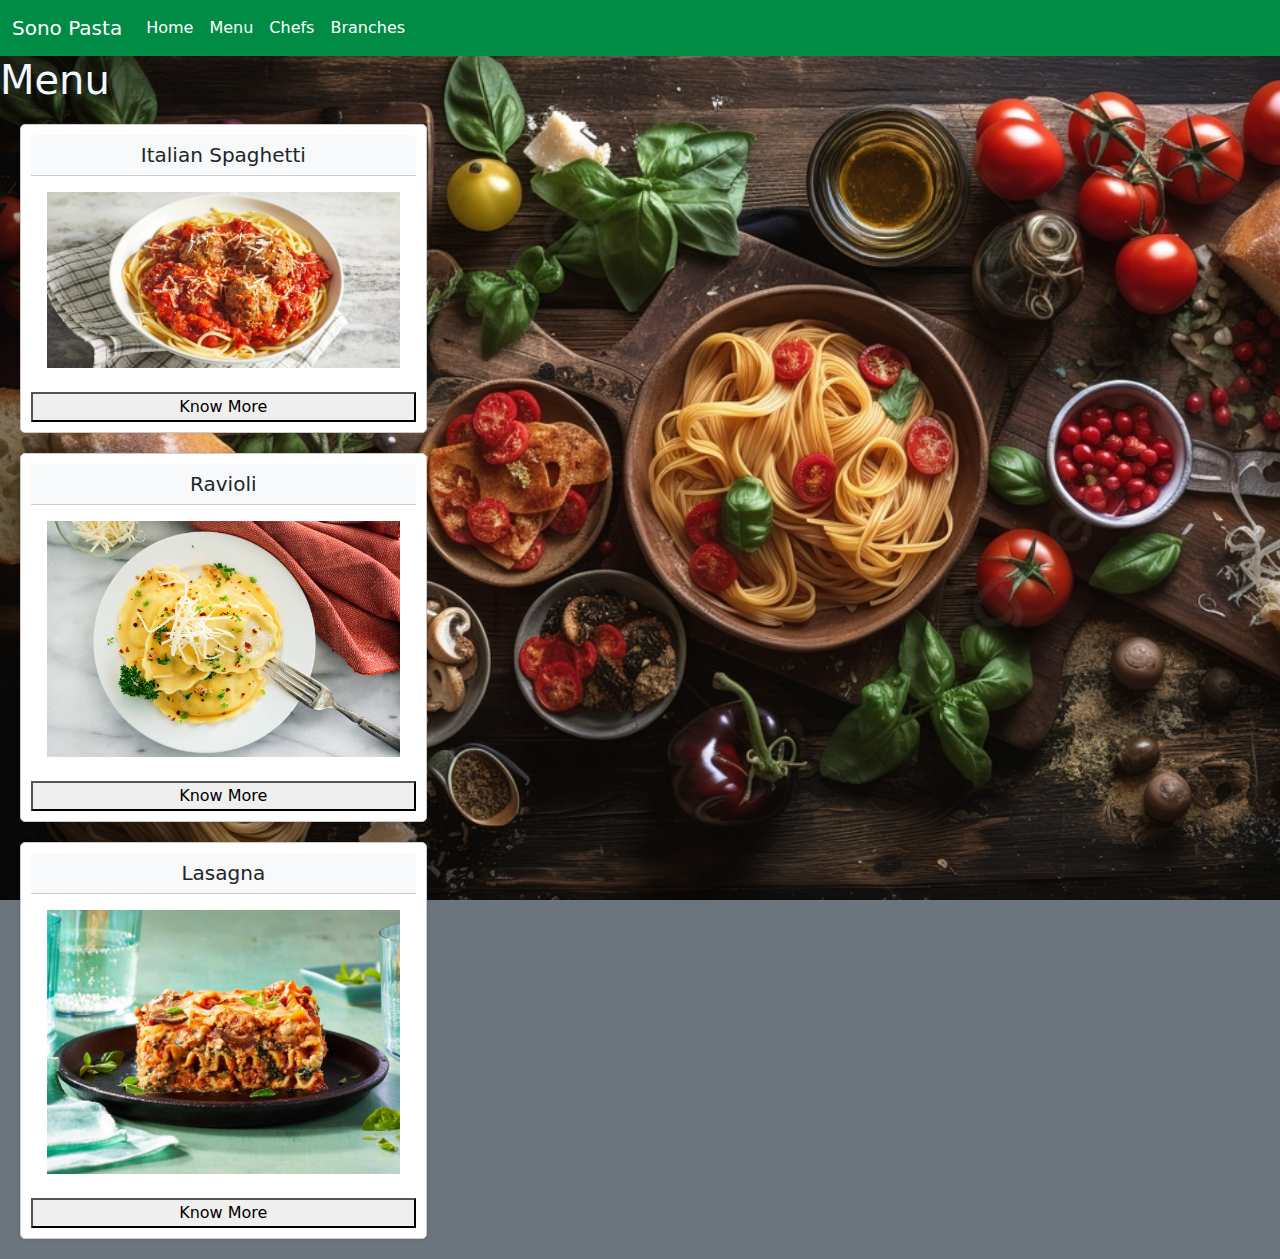
<file: menu.html>
<!DOCTYPE html>
<html lang="en">
<head>
    <meta charset="UTF-8">
    <meta name="viewport" content="width=device-width, initial-scale=1.0">
    <title>Document</title>
    <link href="https://cdn.jsdelivr.net/npm/bootstrap@5.3.0/dist/css/bootstrap.min.css" rel="stylesheet">
    <link rel="stylesheet" href="styles.css">
</head>
<body>
    <nav class="navbar navbar-expand-lg bg-body-tertiary">
        <div class="container-fluid">
          <a class="navbar-brand" href="#">Sono Pasta</a>
          <button class="navbar-toggler" type="button" data-bs-toggle="collapse" data-bs-target="#navbarNavAltMarkup" aria-controls="navbarNavAltMarkup" aria-expanded="false" aria-label="Toggle navigation">
            <span class="navbar-toggler-icon"></span>
          </button>
          <div class="collapse navbar-collapse" id="navbarNavAltMarkup">
            <div class="navbar-nav">
              <a class="nav-link active" aria-current="page" href="index.html">Home</a>
              <a class="nav-link" href="menu.html">Menu</a>
              <a class="nav-link" href="chef.html">Chefs</a>
              <a class="nav-link" href="branches.html">Branches</a>
            </div>
          </div>
        </div>
      </nav>
    
      <h1>Menu</h1>
      <div class="card">
        <h5 class="card-header"><center>Italian Spaghetti</center></h5>
        <div class="card-body">
           <h5 class="card-title"><img src="italianspag.jpg"></h5>
           <p class="card-text">Spaghetti with eggs, cheese, bacon, and black pepper</p>
        </div>
        <!-- index.html -->
<button onclick="togglePopup('popup1')">Know More</button>

<div id="popup1" class="popup" style="display: none;">
    <!-- Popup content -->
    <h2>This is a popup!</h2>
    <p>Lorem ipsum dolor sit amet, consectetur adipiscing elit.</p>
</div>

     </div>

     

     <div class="card">
        <h5 class="card-header"><center>Ravioli</center></h5>
        <div class="card-body">
           <h5 class="card-title"><img src="raviolipasta.jpg"></h5>
           <p class="card-text">Stuffed pasta with cheese or meat filling</p>
        </div>
        <!-- index.html -->
<button onclick="togglePopup('popup1')">Know More</button>

<div id="popup1" class="popup" style="display: none;">
    <!-- Popup content -->
    <h2>This is a popup!</h2>
    <p>Lorem ipsum dolor sit amet, consectetur adipiscing elit.</p>
</div>

     </div>

     <div class="card">
        <h5 class="card-header"><center>Lasagna</center></h5>
        <div class="card-body">
           <h5 class="card-title"><img src="lasagnadish.jpg"></h5>
           <p class="card-text">Baked pasta with layers of meat, cheese, and tomato sauce</p>
        </div>
        <!-- index.html -->
<button onclick="togglePopup('popup1')">Know More</button>

<div id="popup1" class="popup" style="display: none;">
    <!-- Popup content -->
    <h2>This is a popup!</h2>
    <p>Lorem ipsum dolor sit amet, consectetur adipiscing elit.</p>
</div>
     </div>


    <script src="https://cdn.jsdelivr.net/npm/bootstrap@5.3.0/dist/js/bootstrap.bundle.min.js"></script>
     <script src="script.js"></script>
</body>
</html>
</file>
<file: styles.css>
/* styles.css */

/* Navigation Bar Styles */
.navbar {
    background-color: #008C45 !important; /* Ferrari red color */
}

.navbar-brand,
.navbar-nav .nav-link {
    color: rgb(255, 255, 255) !important; /* Set text color to black */
}

.navbar-brand:hover,
.navbar-nav .nav-link:hover {
    color: #dc3545 !important; /* Set text color to yellow on hover */
}

body{
    background-color: #6c757d;
    color: aliceblue;
    background-image: url('italy3.jpg');
    background-size: cover;
    background-repeat: no-repeat;
    background-attachment: fixed; /* This keeps the background image fixed while scrolling */
}

.carousel-item img {
    max-height: 900px; /* Adjust the max-height as needed */
    max-width: 1800px;
    margin: auto; /* Center the images horizontally */
}

.container {
    margin-top: 20px;
}

.row {
    text-align: center;
}

.col {
    background-color: #008C45; /* Set background color for content boxes */
    padding: 20px;
    margin: 10px;
    border-radius: 8px;
    box-shadow: 0 0 10px rgba(0, 0, 0, 0.1); /* Add a subtle box shadow */
}

.form-control {
    border-color: #dc3545; /* Set border color to Ferrari red */
}

.btn-outline-success {
   /* border-color: #e2e2e2; /* Set border color to Bootstrap success color */
    color: #e2e2e2; /* Set text color to Bootstrap success color */
}

.btn-outline-success:hover {
    background-color: #28a745; /* Set background color on hover */
    color: #fff; /* Set text color to white on hover */
}

.card {
    margin: 20px;
    padding: 10px;
    border: 1px solid #ccc;
    border-radius: 5px;
}

.card-header {
    background-color: #f8f9fa;
}

.card-title {
    text-align: center;
}

.card-text {
    display: none;
}

.card-container {
    display: flex;
    flex-wrap: wrap;
    justify-content: space-between;
}

.card {
    width: calc(33.33% - 20px); /* 33.33% width for each card with margin between cards */
    margin-bottom: 20px; /* Space between rows */
    border: 1px solid #ccc;
    border-radius: 5px;
    box-shadow: 0 0 5px rgba(0, 0, 0, 0.1); /* Optional: Add a box shadow for a better look */
}

.card img {
    max-width: 100%; /* Ensure images don't exceed the width of their container */
    height: auto; /* Maintain aspect ratio */
}

.popup {
    position: fixed;
    top: 50%;
    left: 50%;
    transform: translate(-50%, -50%);
    background-color: rgb(187, 187, 187);
    padding: 20px;
    border: 1px solid #ccc;
    border-radius: 5px;
    box-shadow: 0 0 10px rgba(0, 0, 0, 0.1);
    z-index: 9999;
}

.card:hover .card-text {
    text-align: center;
    border-color: #23d83b; /* Change border color on hover */
    transform: scale(1.05); /* Scale the card slightly on hover */
    display: block;
    opacity: 50%;
}
</file>
